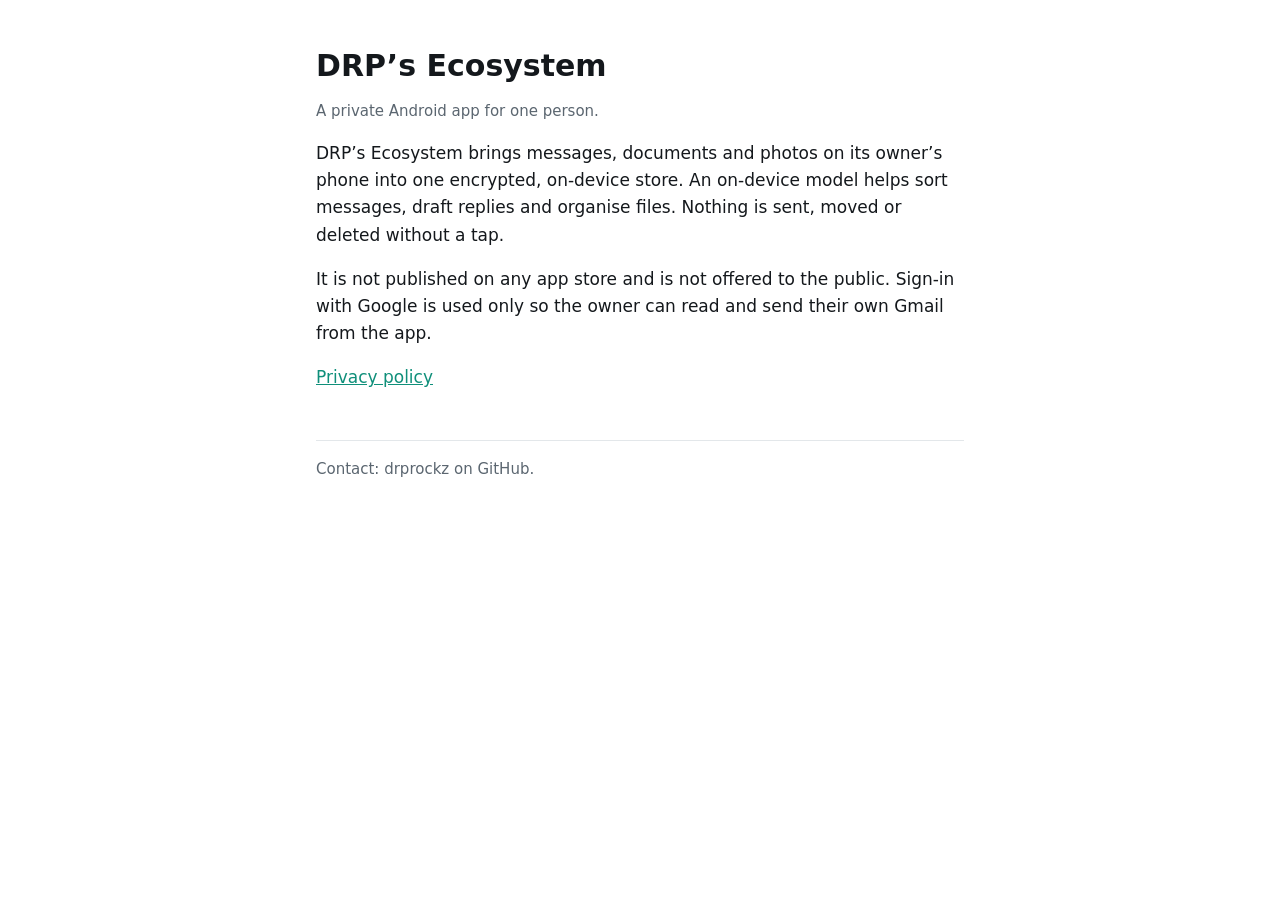
<file: index.html>
<!doctype html>
<html lang="en">
<head>
<meta charset="utf-8">
<meta name="viewport" content="width=device-width, initial-scale=1">
<title>DRP’s Ecosystem</title>
<link rel="stylesheet" href="style.css">
</head>
<body>
<main>
<h1>DRP’s Ecosystem</h1>
<p class="muted">A private Android app for one person.</p>
<p>DRP’s Ecosystem brings messages, documents and photos on its owner’s phone into one encrypted, on-device store. An on-device model helps sort messages, draft replies and organise files. Nothing is sent, moved or deleted without a tap.</p>
<p>It is not published on any app store and is not offered to the public. Sign-in with Google is used only so the owner can read and send their own Gmail from the app.</p>
<p><a href="privacy.html">Privacy policy</a></p>
<footer class="muted">Contact: drprockz on GitHub.</footer>
</main>
</body>
</html>
</file>
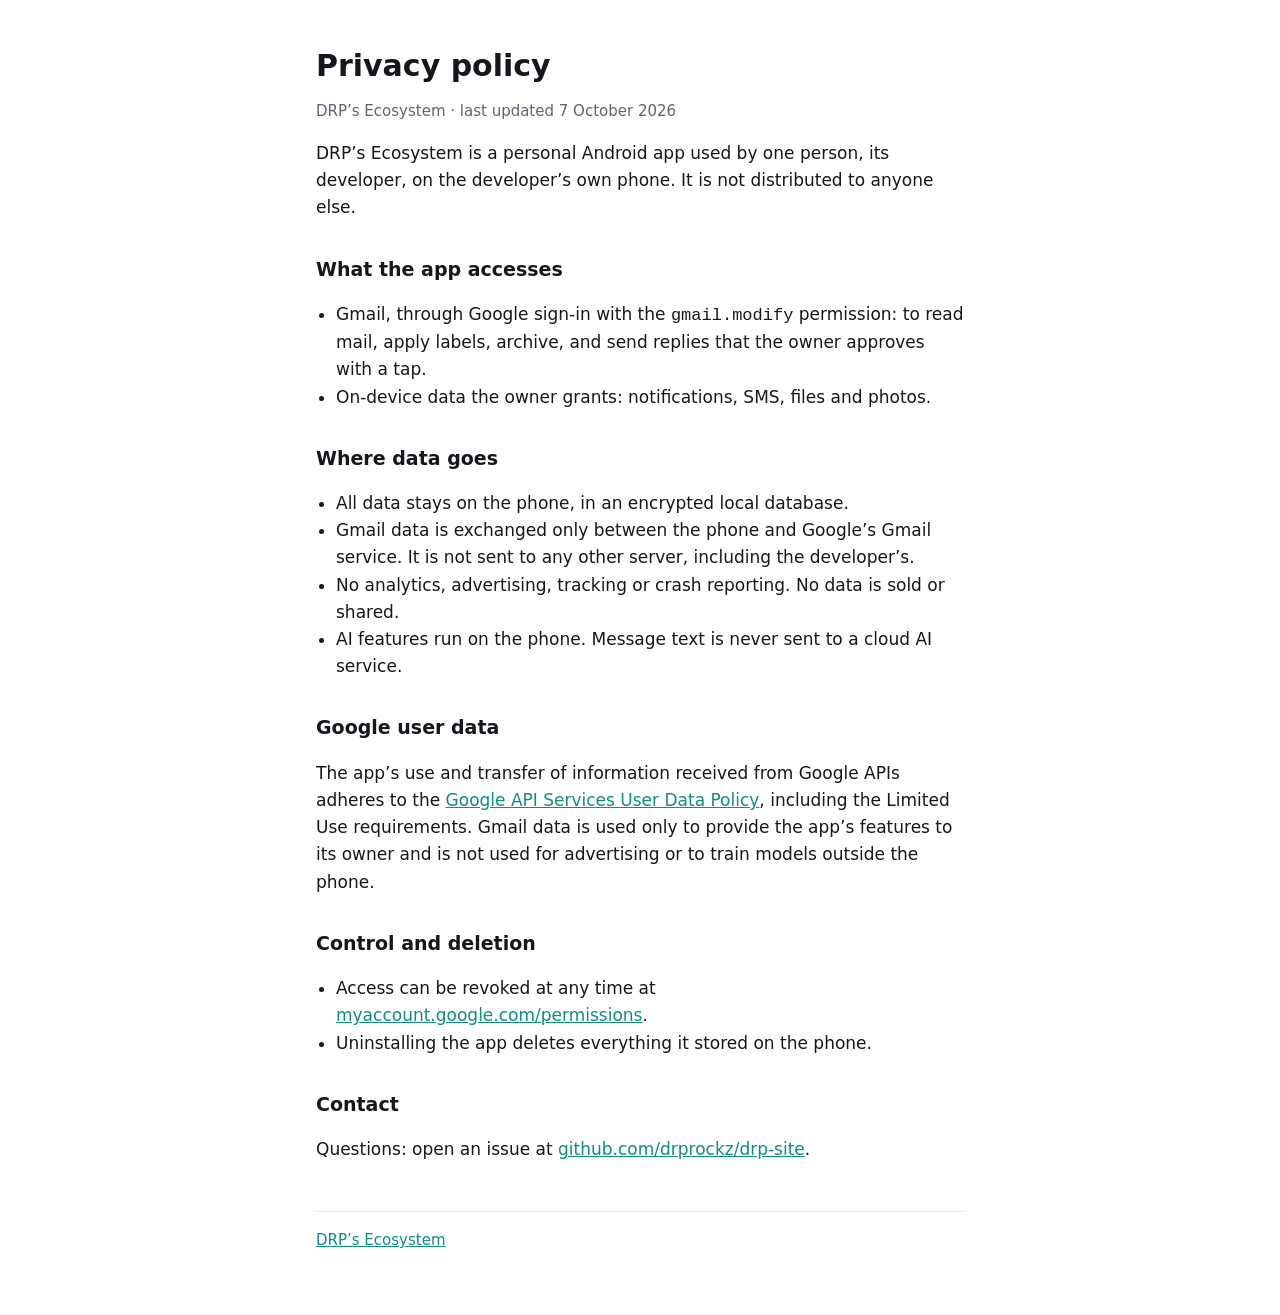
<file: privacy.html>
<!doctype html>
<html lang="en">
<head>
<meta charset="utf-8">
<meta name="viewport" content="width=device-width, initial-scale=1">
<title>DRP Privacy Policy</title>
<link rel="stylesheet" href="style.css">
</head>
<body>
<main>
<h1>Privacy policy</h1>
<p class="muted">DRP’s Ecosystem · last updated 7 October 2026</p>

<p>DRP’s Ecosystem is a personal Android app used by one person, its developer, on the developer’s own phone. It is not distributed to anyone else.</p>

<h2>What the app accesses</h2>
<ul>
<li>Gmail, through Google sign-in with the <code>gmail.modify</code> permission: to read mail, apply labels, archive, and send replies that the owner approves with a tap.</li>
<li>On-device data the owner grants: notifications, SMS, files and photos.</li>
</ul>

<h2>Where data goes</h2>
<ul>
<li>All data stays on the phone, in an encrypted local database.</li>
<li>Gmail data is exchanged only between the phone and Google’s Gmail service. It is not sent to any other server, including the developer’s.</li>
<li>No analytics, advertising, tracking or crash reporting. No data is sold or shared.</li>
<li>AI features run on the phone. Message text is never sent to a cloud AI service.</li>
</ul>

<h2>Google user data</h2>
<p>The app’s use and transfer of information received from Google APIs adheres to the <a href="https://developers.google.com/terms/api-services-user-data-policy">Google API Services User Data Policy</a>, including the Limited Use requirements. Gmail data is used only to provide the app’s features to its owner and is not used for advertising or to train models outside the phone.</p>

<h2>Control and deletion</h2>
<ul>
<li>Access can be revoked at any time at <a href="https://myaccount.google.com/permissions">myaccount.google.com/permissions</a>.</li>
<li>Uninstalling the app deletes everything it stored on the phone.</li>
</ul>

<h2>Contact</h2>
<p>Questions: open an issue at <a href="https://github.com/drprockz/drp-site/issues">github.com/drprockz/drp-site</a>.</p>
<footer class="muted"><a href="index.html">DRP’s Ecosystem</a></footer>
</main>
</body>
</html>
</file>
<file: style.css>
:root { --bg: #ffffff; --fg: #14181c; --muted: #5b6670; --accent: #0f8f7a; --line: #e3e7ea; }
@media (prefers-color-scheme: dark) { :root { --bg: #06080b; --fg: #e8eef0; --muted: #9aa6a2; --accent: #2ee6c5; --line: #1c2329; } }
* { box-sizing: border-box; }
body { margin: 0; background: var(--bg); color: var(--fg); font: 17px/1.6 system-ui, -apple-system, "Segoe UI", Roboto, "Noto Sans", "Noto Sans Devanagari", sans-serif; }
main { max-width: 680px; margin: 0 auto; padding: 48px 16px 64px; }
h1 { font-size: 30px; line-height: 1.2; margin: 0 0 8px; }
h2 { font-size: 19px; margin: 32px 0 8px; }
p, li { color: var(--fg); }
.muted { color: var(--muted); font-size: 15px; }
a { color: var(--accent); }
ul { padding-left: 20px; }
footer { margin-top: 48px; padding-top: 16px; border-top: 1px solid var(--line); }
</file>
